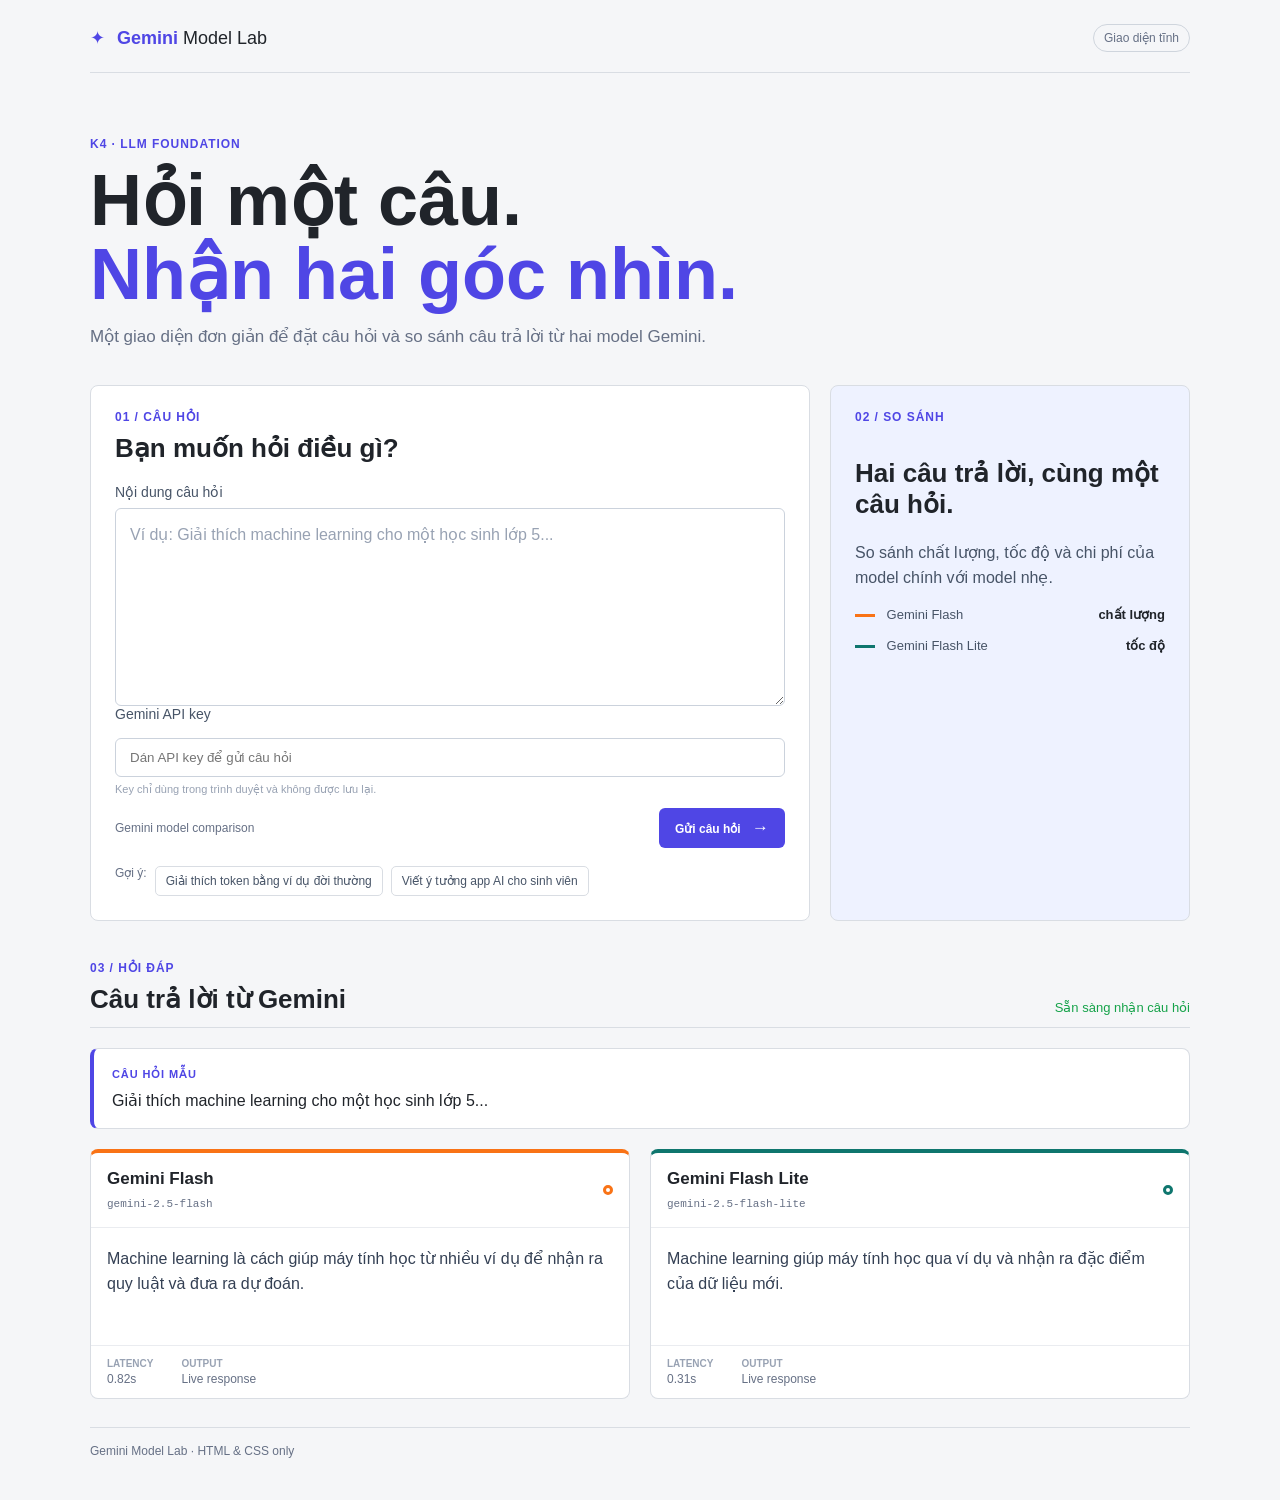
<file: index.html>
<!doctype html>
<html lang="vi">
  <head>
    <meta charset="UTF-8">
    <meta name="viewport" content="width=device-width, initial-scale=1">
    <title>Gemini Model Lab</title>
    <link rel="stylesheet" href="frontend/style.css">
  </head>
  <body>
    <main class="page">
      <header class="topbar">
        <a class="brand" href="#top"><span>✦</span> <strong>Gemini</strong> Model Lab</a>
        <span class="status">Giao diện tĩnh</span>
      </header>

      <section class="hero" id="top">
        <p class="eyebrow">K4 · LLM FOUNDATION</p>
        <h1>Hỏi một câu.<br><span>Nhận hai góc nhìn.</span></h1>
        <p class="lead">Một giao diện đơn giản để đặt câu hỏi và so sánh câu trả lời từ hai model Gemini.</p>
      </section>

      <section class="question-layout" aria-label="Khu vực đặt câu hỏi">
        <form class="question-box">
          <div class="section-label">01 / CÂU HỎI</div>
          <h2>Bạn muốn hỏi điều gì?</h2>
          <label for="question">Nội dung câu hỏi</label>
          <textarea id="question" rows="7" placeholder="Ví dụ: Giải thích machine learning cho một học sinh lớp 5..."></textarea>
          <label for="api-key">Gemini API key</label>
          <input id="api-key" type="password" placeholder="Dán API key để gửi câu hỏi">
          <p class="key-note">Key chỉ dùng trong trình duyệt và không được lưu lại.</p>
          <div class="question-footer">
            <span>Gemini model comparison</span>
            <button type="button">Gửi câu hỏi <span aria-hidden="true">→</span></button>
          </div>
          <div class="suggestions">
            <span>Gợi ý:</span>
            <a href="#answers">Giải thích token bằng ví dụ đời thường</a>
            <a href="#answers">Viết ý tưởng app AI cho sinh viên</a>
          </div>
        </form>

        <aside class="note-box">
          <div class="section-label">02 / SO SÁNH</div>
          <h2>Hai câu trả lời, cùng một câu hỏi.</h2>
          <p>So sánh chất lượng, tốc độ và chi phí của model chính với model nhẹ.</p>
          <div class="legend"><span class="orange"></span> Gemini Flash <b>chất lượng</b></div>
          <div class="legend"><span class="teal"></span> Gemini Flash Lite <b>tốc độ</b></div>
        </aside>
      </section>

      <section class="answers" id="answers" aria-label="Câu trả lời">
        <div class="answers-heading">
          <div>
            <div class="section-label">03 / HỎI ĐÁP</div>
            <h2>Câu trả lời từ Gemini</h2>
          </div>
          <span class="answer-status" id="answer-status">Sẵn sàng nhận câu hỏi</span>
        </div>

        <div class="question-preview">
          <span>Câu hỏi mẫu</span>
          <p id="question-preview">Giải thích machine learning cho một học sinh lớp 5...</p>
        </div>

        <div class="answer-grid">
          <article class="answer-card orange-card">
            <header><div><h3>Gemini Flash</h3><code>gemini-2.5-flash</code></div><span class="model-dot"></span></header>
            <p id="flash-answer">Machine learning là cách giúp máy tính học từ nhiều ví dụ để nhận ra quy luật và đưa ra dự đoán.</p>
            <footer><span><b>Latency</b><span id="flash-latency">0.82s</span></span><span><b>Output</b>Live response</span></footer>
          </article>

          <article class="answer-card teal-card">
            <header><div><h3>Gemini Flash Lite</h3><code>gemini-2.5-flash-lite</code></div><span class="model-dot"></span></header>
            <p id="lite-answer">Machine learning giúp máy tính học qua ví dụ và nhận ra đặc điểm của dữ liệu mới.</p>
            <footer><span><b>Latency</b><span id="lite-latency">0.31s</span></span><span><b>Output</b>Live response</span></footer>
          </article>
        </div>
      </section>

      <footer class="page-footer">Gemini Model Lab · HTML &amp; CSS only</footer>
    </main>
    <script src="frontend/app.js"></script>
  </body>
</html>
</file>
<file: frontend/style.css>
* { box-sizing: border-box; }

:root {
  font-family: Arial, Helvetica, sans-serif;
  color: #20242a;
  background: #f5f6f8;
  --primary: #4f46e5;
  --muted: #667085;
  --border: #d9dde3;
  --surface: #ffffff;
}

html { scroll-behavior: smooth; }

body { margin: 0; min-width: 320px; background: #f5f6f8; }

button, textarea { font: inherit; }

.page { width: min(100% - 32px, 1100px); margin: auto; padding: 24px 0 42px; }

.topbar { display: flex; justify-content: space-between; align-items: center; padding-bottom: 20px; border-bottom: 1px solid var(--border); }

.brand { color: #20242a; text-decoration: none; font-size: 18px; }
.brand span, .brand strong { color: var(--primary); }
.brand span { margin-right: 7px; }
.status { padding: 6px 10px; border: 1px solid #cfd5dd; border-radius: 999px; color: var(--muted); font-size: 12px; }

.hero { padding: 52px 0 34px; }
.eyebrow, .section-label { color: var(--primary); font-size: 12px; font-weight: 700; letter-spacing: .08em; text-transform: uppercase; }
.hero h1 { margin: 12px 0; font-size: clamp(40px, 7vw, 72px); line-height: 1.03; }
.hero h1 span { color: var(--primary); }
.lead { max-width: 620px; margin: 0; color: var(--muted); font-size: 17px; line-height: 1.6; }

.question-layout { display: grid; grid-template-columns: 2fr 1fr; gap: 20px; }
.question-box, .note-box, .answer-card, .question-preview { border: 1px solid var(--border); border-radius: 8px; background: var(--surface); }
.question-box, .note-box { padding: 24px; }
.question-box h2, .note-box h2, .answers h2 { margin: 9px 0 20px; font-size: 26px; }
.question-box label { display: block; margin-bottom: 8px; color: #475467; font-size: 14px; }
textarea { display: block; width: 100%; min-height: 150px; padding: 14px; resize: vertical; border: 1px solid #cbd2dc; border-radius: 6px; outline: 0; color: #20242a; line-height: 1.5; }
textarea:focus, input:focus { border-color: var(--primary); box-shadow: 0 0 0 3px #4f46e51f; }
textarea::placeholder { color: #98a2b3; }

input[type="password"] { display: block; width: 100%; margin-top: 16px; padding: 11px 14px; border: 1px solid #cbd2dc; border-radius: 6px; outline: 0; color: #20242a; background: #fff; }
.key-note { margin: 6px 0 0; color: #98a2b3; font-size: 11px; }

.question-footer { display: flex; justify-content: space-between; align-items: center; gap: 12px; margin-top: 12px; color: var(--muted); font-size: 12px; }
.question-footer button { padding: 10px 16px; border: 0; border-radius: 6px; background: var(--primary); color: #fff; font-weight: 700; }
.question-footer button:hover { background: #4338ca; }
.question-footer button span { margin-left: 8px; font-size: 17px; }
.suggestions { display: flex; flex-wrap: wrap; gap: 8px; margin-top: 18px; color: var(--muted); font-size: 12px; }
.suggestions a { padding: 7px 10px; border: 1px solid var(--border); border-radius: 5px; color: #475467; text-decoration: none; }
.suggestions a:hover { border-color: var(--primary); color: var(--primary); }

.note-box { background: #eef2ff; }
.note-box h2 { margin-top: 34px; line-height: 1.2; }
.note-box p { color: #475467; line-height: 1.6; }
.legend { margin-top: 16px; color: #475467; font-size: 13px; }
.legend span { display: inline-block; width: 20px; height: 3px; margin-right: 8px; vertical-align: middle; }
.legend .orange { background: #f97316; }
.legend .teal { background: #0f766e; }
.legend b { float: right; color: #20242a; }

.answers { margin-top: 40px; }
.answers-heading { display: flex; justify-content: space-between; align-items: end; gap: 16px; padding-bottom: 12px; border-bottom: 1px solid var(--border); }
.answers h2 { margin-bottom: 0; }
.answer-status { color: #16a34a; font-size: 13px; }
.question-preview { margin-top: 20px; padding: 15px 18px; border-left: 4px solid var(--primary); }
.question-preview span { color: var(--primary); font-size: 11px; font-weight: 700; letter-spacing: .08em; text-transform: uppercase; }
.question-preview p { margin: 7px 0 0; line-height: 1.5; }
.answer-grid { display: grid; grid-template-columns: repeat(2, minmax(0, 1fr)); gap: 20px; margin-top: 20px; }
.answer-card { display: flex; min-height: 250px; flex-direction: column; overflow: hidden; border-top: 4px solid var(--accent); }
.orange-card { --accent: #f97316; }
.teal-card { --accent: #0f766e; }
.answer-card header { display: flex; justify-content: space-between; align-items: center; padding: 16px; border-bottom: 1px solid #eaecf0; }
.answer-card h3 { margin: 0 0 4px; font-size: 17px; }
.answer-card code { color: var(--muted); font-size: 11px; }
.model-dot { width: 10px; height: 10px; border: 3px solid var(--accent); border-radius: 50%; }
.answer-card > p { flex: 1; margin: 0; padding: 18px 16px; color: #344054; line-height: 1.6; }
.answer-card footer { display: flex; gap: 28px; padding: 12px 16px; border-top: 1px solid #eaecf0; color: var(--muted); font-size: 12px; }
.answer-card footer b { display: block; margin-bottom: 3px; color: #98a2b3; font-size: 10px; text-transform: uppercase; }
.page-footer { margin-top: 28px; padding-top: 16px; border-top: 1px solid var(--border); color: var(--muted); font-size: 12px; }

@media (max-width: 720px) {
  .page { width: min(100% - 24px, 620px); padding-top: 16px; }
  .topbar { align-items: flex-start; gap: 12px; }
  .hero { padding: 36px 0 25px; }
  .hero h1 { font-size: 44px; }
  .question-layout, .answer-grid { grid-template-columns: 1fr; }
  .question-footer { align-items: stretch; flex-direction: column; }
  .question-footer button { width: 100%; }
  .answers-heading { align-items: flex-start; flex-direction: column; }
}
</file>
